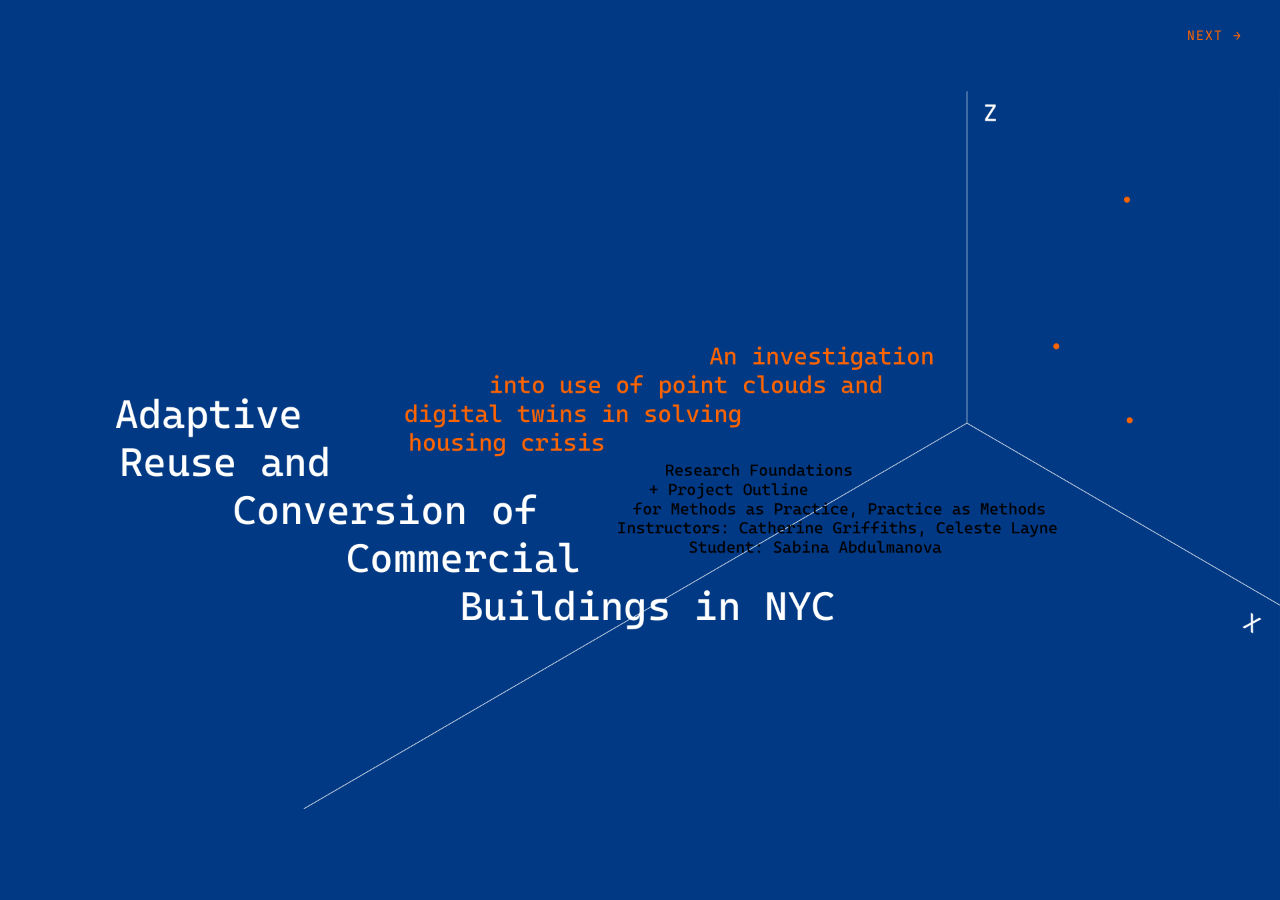
<file: index.html>
<!doctype html>
<html lang="en">
<head>
<meta charset="UTF-8" />
<meta name="viewport" content="width=device-width, initial-scale=1" />
<title>Adaptive Reuse and Conversion of Commercial Buildings in NYC</title>
<meta name="description" content="An investigation into use of point clouds and digital twins in solving housing crisis" />
<link href="https://fonts.googleapis.com/css2?family=JetBrains+Mono:wght@400;500;600&display=swap" rel="stylesheet">
<link rel="stylesheet" href="styles/main.css" />
</head>
<body>
  <div class="stage">
    <a class="cover-link" href="directions.html" aria-label="Enter site">
      <img class="bg" src="assets/cover.png" alt="Adaptive Reuse and Conversion of Commercial Buildings in NYC — title page" />
    </a>
    <a class="next-link action-mark-host" href="directions.html">
      <span class="action-mark-group"><span class="action-mark"></span></span>
      <span class="action-mark-text">Next &rarr;</span>
    </a>
  </div>
</body>
</html>
</file>
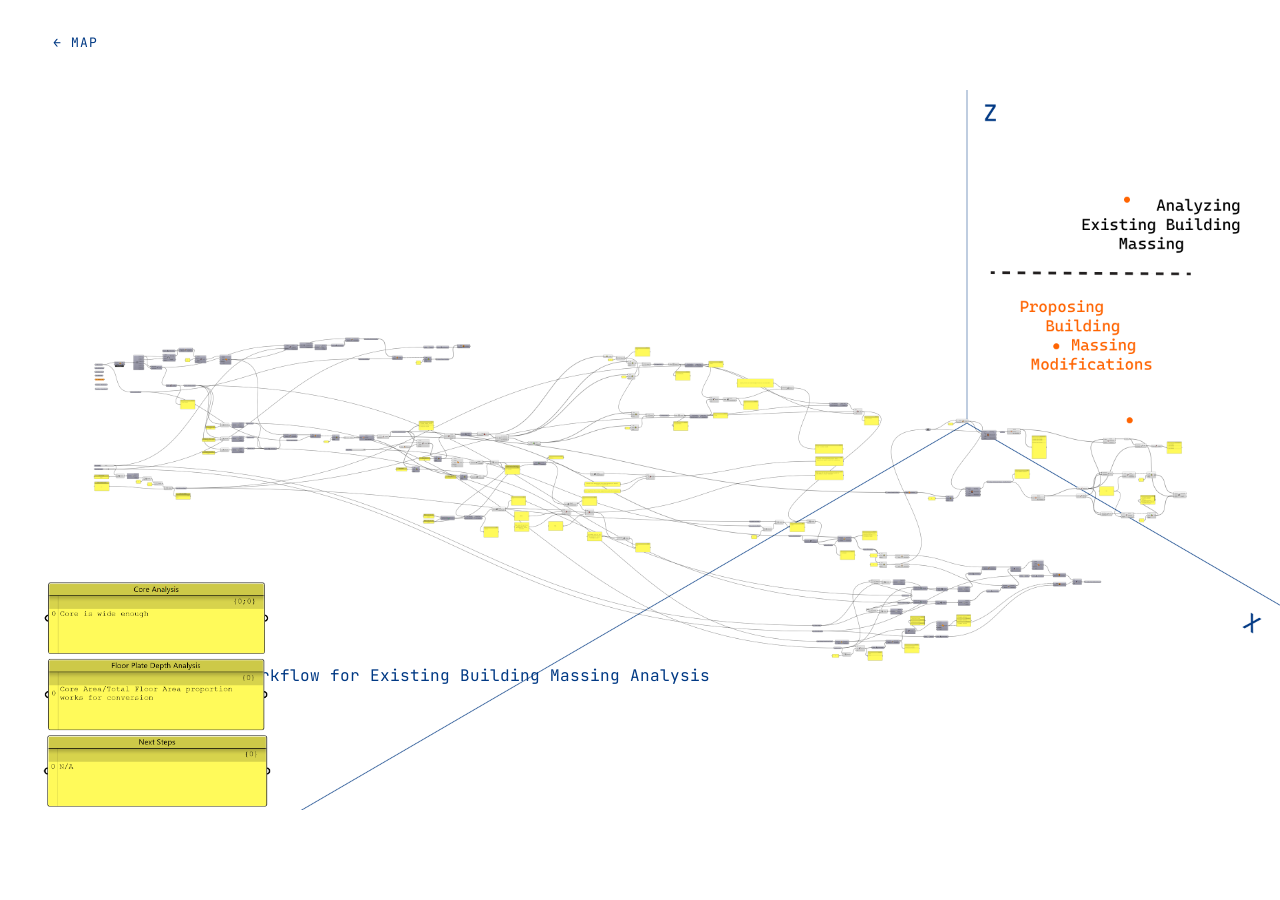
<file: analyzing-existing-building-massing.html>
<!doctype html>
<html lang="en">

<head>
    <meta charset="UTF-8" />

    <meta
        name="viewport"
        content="width=device-width, initial-scale=1"
    />

    <title>
        Analyzing Existing Building Massing
    </title>

    <link
        href="https://fonts.googleapis.com/css2?family=JetBrains+Mono:wght@400;500;600&display=swap"
        rel="stylesheet"
    />

    <link
        rel="stylesheet"
        href="styles/main.css"
    />

    <link
        rel="stylesheet"
        href="styles/analyzing-existing-building-massing.css"
    />
</head>

<body>

    <!-- ==========================================
         INTRODUCTION
    =========================================== -->

    <div class="stage light massing-stage">

        <a
            class="back-link action-mark-host"
            href="directions.html"
        >
            <span class="action-mark-group">
                <span class="action-mark"></span>
            </span>

            <span class="action-mark-text">
                &larr; Map
            </span>
        </a>

        <img
            class="bg"
            src="assets/page-massing.png"
            alt="Analyzing Existing Building Massing diagram"
        />

    </div>


    <!-- ==========================================
         ANALYSIS IMAGES
    =========================================== -->

    <main
        class="massing-analysis-gallery"
        aria-label="Building massing analysis workflow and results"
    >

        <section class="massing-analysis-collage">


            <!-- ANALYSIS RESULT 01 -->

           <!-- IMAGE 02 -->

<figure class="massing-analysis-card result-card result-card--modification">

    <div class="massing-image-frame">

        <img
            src="assets/An 3.png"
            alt="Core analysis indicating that the core is wide enough and the floor plate proportion works for conversion"
        />

    </div>

    
</figure>

            <!-- GRASSHOPPER WORKFLOW -->

            <figure class="massing-analysis-card workflow-card">

                <div class="massing-image-frame massing-image-frame--dark">

                    <img
                        src="assets/massing-work.png"
                        alt="Complete Grasshopper definition for analyzing existing building massing, building core dimensions, and floor plate depth"
                    />

                </div>

                <figcaption>

                    <span class="figure-number">
                        03
                    </span>

                    <span class="figure-title">
                        Grasshopper Workflow for Existing Building Massing Analysis
                    </span>

                </figcaption>

            </figure>

        </section>

    </main>

</body>

</html>
</file>
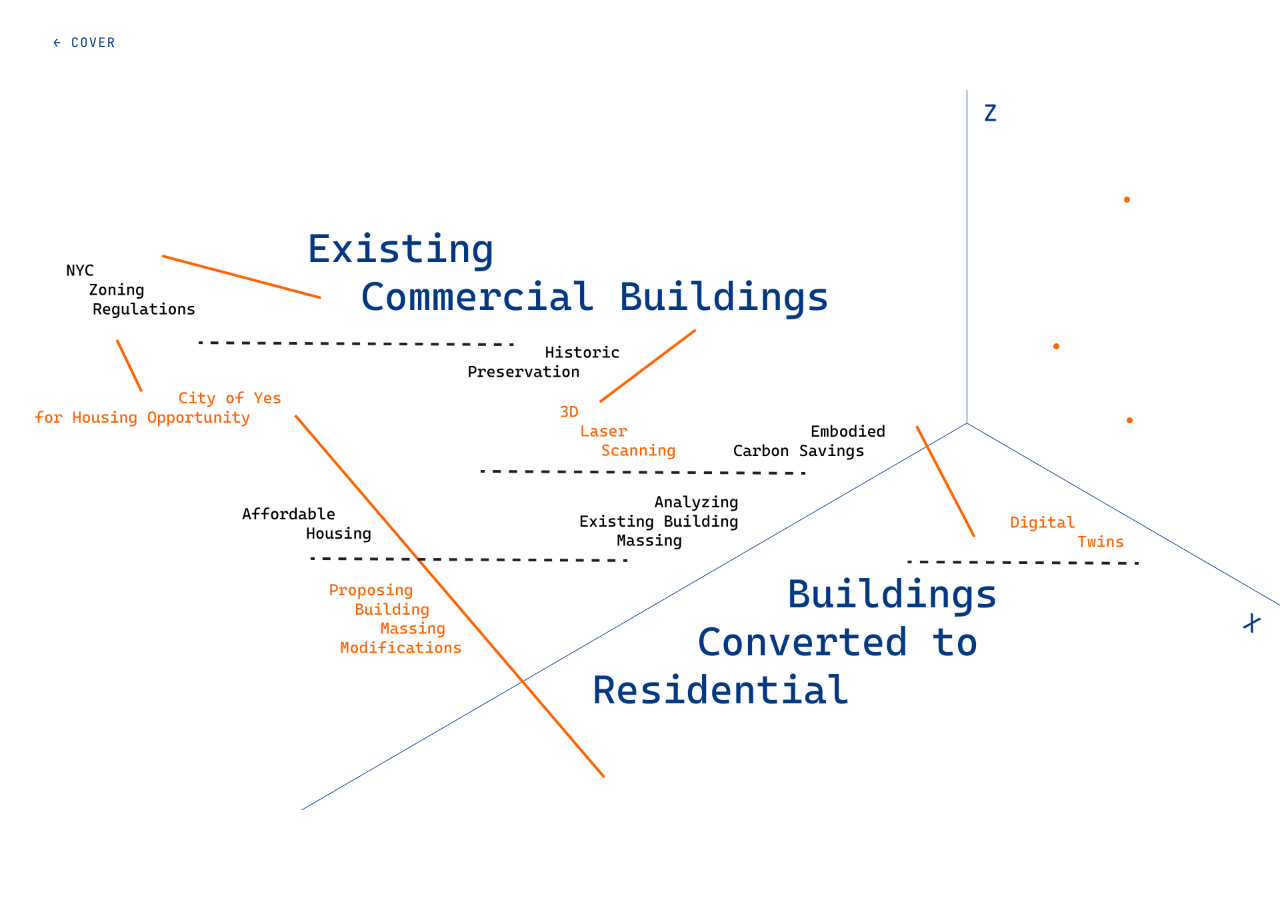
<file: directions.html>
<!doctype html>
<html lang="en">
<head>
<meta charset="UTF-8" />
<meta name="viewport" content="width=device-width, initial-scale=1" />
<title>Adaptive Reuse — Map</title>
<meta name="description" content="Select a topic to explore" />
<link href="https://fonts.googleapis.com/css2?family=JetBrains+Mono:wght@400;500;600&display=swap" rel="stylesheet">
<link rel="stylesheet" href="styles/main.css" />
</head>
<body>
  <div class="stage light">
    <a class="back-link to-cover action-mark-host" href="index.html">
      <span class="action-mark-group"><span class="action-mark"></span></span>
      <span class="action-mark-text">&larr; Cover</span>
    </a>
    <img id="map" class="bg" src="assets/mindmap.png" alt="Project mind map" />

    <!-- NYC Zoning Regulations and City of Yes Housing Opportunity -->
    <div class="mark-group">
      <a class="mark" href="zoning-overview.html" data-l="0.0494" data-t="0.2303" data-r="0.0829" data-b="0.2716" aria-label="NYC Zoning Regulations and City of Yes Housing Opportunity"></a>
      <a class="mark" href="zoning-overview.html" data-l="0.0671" data-t="0.2569" data-r="0.1226" data-b="0.2982" aria-label="NYC Zoning Regulations and City of Yes Housing Opportunity"></a>
      <a class="mark" href="zoning-overview.html" data-l="0.0703" data-t="0.2836" data-r="0.1550" data-b="0.3249" aria-label="NYC Zoning Regulations and City of Yes Housing Opportunity"></a>
      <a class="mark" href="zoning-overview.html" data-l="0.1374" data-t="0.4075" data-r="0.2295" data-b="0.4488" aria-label="NYC Zoning Regulations and City of Yes Housing Opportunity"></a>
      <a class="mark" href="zoning-overview.html" data-l="0.0251" data-t="0.4342" data-r="0.1977" data-b="0.4755" aria-label="NYC Zoning Regulations and City of Yes Housing Opportunity"></a>
    </div>

    <!-- Historic Preservation and 3D Laser Scanning -->
    <div class="mark-group">
      <a class="mark" href="historic-preservation-and-laser-scanning.html" data-l="0.4238" data-t="0.3441" data-r="0.4939" data-b="0.3854" aria-label="Historic Preservation and 3D Laser Scanning"></a>
      <a class="mark" href="historic-preservation-and-laser-scanning.html" data-l="0.3633" data-t="0.3707" data-r="0.4554" data-b="0.4120" aria-label="Historic Preservation and 3D Laser Scanning"></a>
      <a class="mark" href="historic-preservation-and-laser-scanning.html" data-l="0.4352" data-t="0.4266" data-r="0.4613" data-b="0.4679" aria-label="Historic Preservation and 3D Laser Scanning"></a>
      <a class="mark" href="historic-preservation-and-laser-scanning.html" data-l="0.4513" data-t="0.4532" data-r="0.4994" data-b="0.4945" aria-label="Historic Preservation and 3D Laser Scanning"></a>
      <a class="mark" href="historic-preservation-and-laser-scanning.html" data-l="0.4674" data-t="0.4799" data-r="0.5303" data-b="0.5212" aria-label="Historic Preservation and 3D Laser Scanning"></a>
    </div>

    <!-- Analyzing Existing Building Massing and Proposing Building Massing Modifications -->
    <div class="mark-group">
      <a class="mark" href="analyzing-existing-building-massing.html" data-l="0.5091" data-t="0.5519" data-r="0.5865" data-b="0.5932" aria-label="Analyzing Existing Building Massing and Proposing Building Massing Modifications"></a>
      <a class="mark" href="analyzing-existing-building-massing.html" data-l="0.4505" data-t="0.5786" data-r="0.5866" data-b="0.6199" aria-label="Analyzing Existing Building Massing and Proposing Building Massing Modifications"></a>
      <a class="mark" href="analyzing-existing-building-massing.html" data-l="0.4798" data-t="0.6053" data-r="0.5352" data-b="0.6466" aria-label="Analyzing Existing Building Massing and Proposing Building Massing Modifications"></a>
      <a class="mark" href="analyzing-existing-building-massing.html" data-l="0.2549" data-t="0.6741" data-r="0.3324" data-b="0.7154" aria-label="Analyzing Existing Building Massing and Proposing Building Massing Modifications"></a>
      <a class="mark" href="analyzing-existing-building-massing.html" data-l="0.2749" data-t="0.7007" data-r="0.3451" data-b="0.7420" aria-label="Analyzing Existing Building Massing and Proposing Building Massing Modifications"></a>
      <a class="mark" href="analyzing-existing-building-massing.html" data-l="0.2949" data-t="0.7274" data-r="0.3577" data-b="0.7687" aria-label="Analyzing Existing Building Massing and Proposing Building Massing Modifications"></a>
      <a class="mark" href="analyzing-existing-building-massing.html" data-l="0.2636" data-t="0.7541" data-r="0.3631" data-b="0.7954" aria-label="Analyzing Existing Building Massing and Proposing Building Massing Modifications"></a>
    </div>
  </div>

  <script src="javascript/main.js"></script>
  <script>
    const img = document.getElementById('map');
    const markEls = Array.from(document.querySelectorAll('.mark')).map(el => ({
      el,
      rect: {
        left: parseFloat(el.dataset.l),
        top: parseFloat(el.dataset.t),
        right: parseFloat(el.dataset.r),
        bottom: parseFloat(el.dataset.b),
      }
    }));
    fitHotspots(img, markEls);

    document.querySelectorAll('.mark-group').forEach((group) => {
      const setHighlighted = (on) => group.classList.toggle('group-hover', on);
      group.querySelectorAll('.mark').forEach((el) => {
        el.addEventListener('mouseenter', () => setHighlighted(true));
        el.addEventListener('mouseleave', () => setHighlighted(false));
        el.addEventListener('focus', () => setHighlighted(true));
        el.addEventListener('blur', () => setHighlighted(false));
      });
    });
  </script>
</body>
</html>
</file>
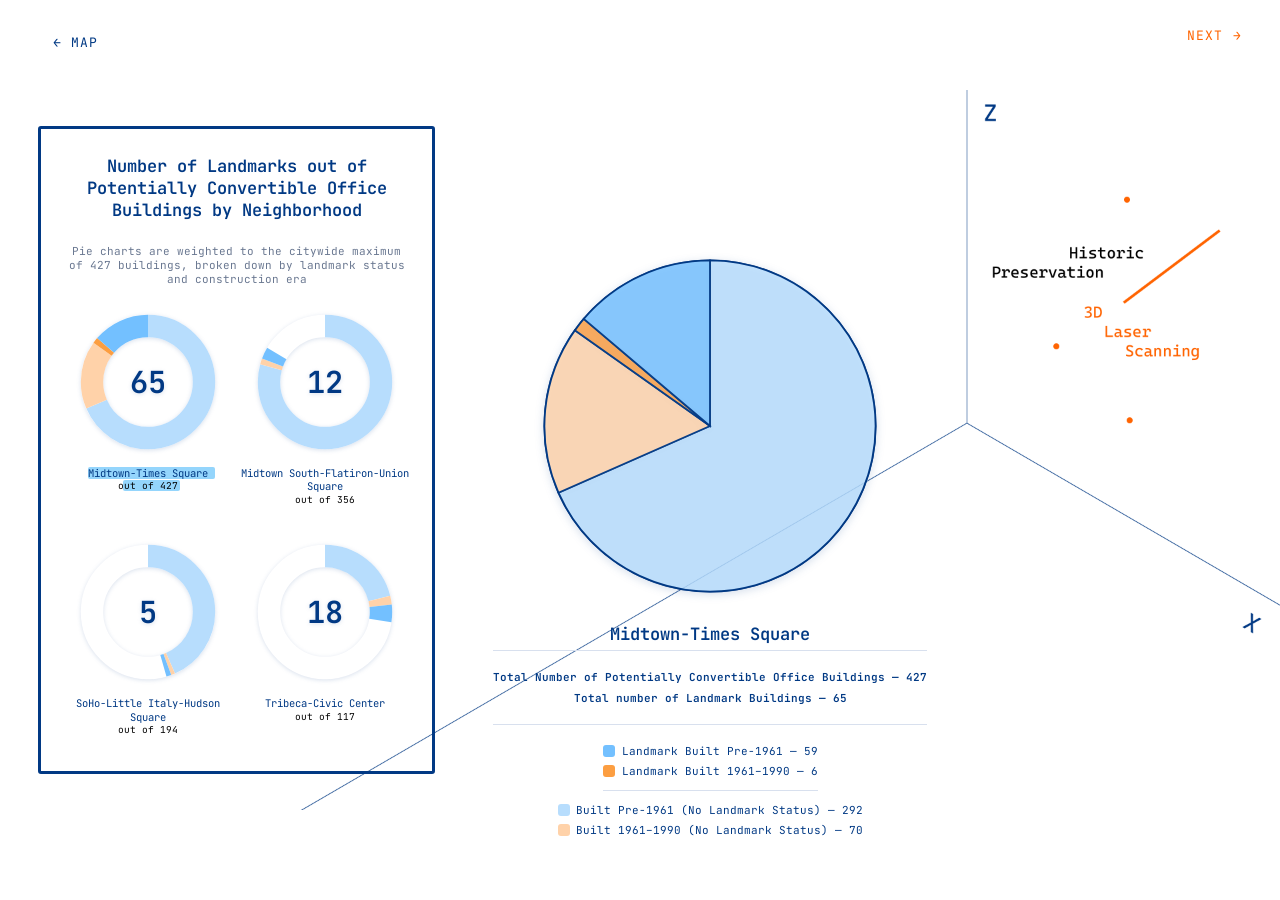
<file: historic-preservation-and-laser-scanning.html>
<!doctype html>
<html lang="en">
<head>
<meta charset="UTF-8" />
<meta name="viewport" content="width=device-width, initial-scale=1" />
<title>Historic Preservation and 3D Laser Scanning</title>
<link href="https://fonts.googleapis.com/css2?family=JetBrains+Mono:wght@400;500;600&display=swap" rel="stylesheet">
<link rel="stylesheet" href="styles/main.css" />
</head>
<body>
  <div class="stage light">
    <a class="back-link action-mark-host" href="directions.html">
      <span class="action-mark-group"><span class="action-mark"></span></span>
      <span class="action-mark-text">&larr; Map</span>
    </a>
    <a class="next-link action-mark-host" href="historic-preservation-detail.html">
      <span class="action-mark-group"><span class="action-mark"></span></span>
      <span class="action-mark-text">Next &rarr;</span>
    </a>
    <img id="bg" class="bg" src="assets/page-historic-preservation.png" alt="Historic Preservation and 3D Laser Scanning" />
    <div id="chart-window" class="map-window chart-window" data-l="0.03" data-t="0.05" data-r="0.34" data-b="0.95">
      <div class="chart-window-inner">
        <h1 class="chart-title">Number of Landmarks out of<br>
          Potentially Convertible Office Buildings by Neighborhood</h1>
          <p class="chart-subtitle">Pie charts are weighted to the citywide maximum of 427 buildings, broken down by landmark status and construction era</p>
        <div id="pie-grid" class="pie-grid"></div>
      </div>
    </div>
    <div id="detail-window" class="detail-window" data-l="0.36" data-t="0.05" data-r="0.75" data-b="0.95">
      <div id="detail-view" class="detail-view">
        <p class="detail-placeholder">Click a neighborhood to see its breakdown</p>
        <div id="chart-legend" class="chart-legend"></div>
      </div>
    </div>
  </div>

  <script src="javascript/main.js"></script>
  <script>
    const bg = document.getElementById('bg');
    const chartWindow = document.getElementById('chart-window');
    const detailWindow = document.getElementById('detail-window');
    fitHotspots(bg, [chartWindow, detailWindow].map((el) => ({
      el,
      rect: {
        left: parseFloat(el.dataset.l),
        top: parseFloat(el.dataset.t),
        right: parseFloat(el.dataset.r),
        bottom: parseFloat(el.dataset.b),
      },
    })));

    const CITYWIDE_MAX = 427;
    const COLORS = { pre61Other: '#B7DDFD', y6190Other: '#FFD2A9', y6190Landmark: '#FC9E41', pre61Landmark: '#73C0FF' };
    const NEIGHBORHOODS = [
      { name: 'Midtown-Times Square', pre61Landmark: 13.8, y6190Landmark: 1.4, y6190Other: 16.4, pre61Other: 68.4, total: 427 },
      { name: 'Midtown South-Flatiron-Union Square', pre61Landmark: 3.4, y6190Landmark: 0.0, y6190Other: 1.7, pre61Other: 94.9, total: 356 },
      { name: 'SoHo-Little Italy-Hudson Square', pre61Landmark: 2.6, y6190Landmark: 0.0, y6190Other: 2.1, pre61Other: 95.4, total: 194 },
      { name: 'Tribeca-Civic Center', pre61Landmark: 15.4, y6190Landmark: 0.0, y6190Other: 7.7, pre61Other: 76.9, total: 117 },
      { name: 'Financial District-Battery Park City', pre61Landmark: 18.9, y6190Landmark: 1.8, y6190Other: 22.5, pre61Other: 56.8, total: 111 },
      { name: 'Chelsea-Hudson Yards', pre61Landmark: 0.0, y6190Landmark: 0.0, y6190Other: 0.0, pre61Other: 100.0, total: 102 },
      { name: 'East Midtown-Turtle Bay', pre61Landmark: 6.8, y6190Landmark: 2.3, y6190Other: 39.8, pre61Other: 51.1, total: 88 },
      { name: 'Chinatown-Two Bridges', pre61Landmark: 1.3, y6190Landmark: 0.0, y6190Other: 5.1, pre61Other: 93.6, total: 78 },
      { name: 'Greenwich Village', pre61Landmark: 16.9, y6190Landmark: 0.0, y6190Other: 0.0, pre61Other: 83.1, total: 77 },
      { name: 'Murray Hill-Kips Bay', pre61Landmark: 5.4, y6190Landmark: 1.8, y6190Other: 21.4, pre61Other: 71.4, total: 56 },
      { name: 'Upper East Side-Carnegie Hill', pre61Landmark: 1.9, y6190Landmark: 0.0, y6190Other: 9.3, pre61Other: 88.9, total: 54 },
      { name: 'Gramercy', pre61Landmark: 4.3, y6190Landmark: 0.0, y6190Other: 0.0, pre61Other: 95.7, total: 47 },
      { name: "Hell's Kitchen", pre61Landmark: 5.1, y6190Landmark: 0.0, y6190Other: 10.3, pre61Other: 84.6, total: 39 },
      { name: 'West Village', pre61Landmark: 2.7, y6190Landmark: 0.0, y6190Other: 0.0, pre61Other: 97.3, total: 37 },
      { name: 'Lower East Side', pre61Landmark: 0.0, y6190Landmark: 0.0, y6190Other: 9.1, pre61Other: 90.9, total: 22 },
      { name: 'East Harlem (North)', pre61Landmark: 5.0, y6190Landmark: 0.0, y6190Other: 0.0, pre61Other: 95.0, total: 20 },
      { name: 'Harlem (South)', pre61Landmark: 5.3, y6190Landmark: 0.0, y6190Other: 26.3, pre61Other: 68.4, total: 19 },
      { name: 'Upper West Side-Lincoln Square', pre61Landmark: 7.1, y6190Landmark: 0.0, y6190Other: 0.0, pre61Other: 92.9, total: 14 },
      { name: 'Manhattanville-West Harlem', pre61Landmark: 0.0, y6190Landmark: 0.0, y6190Other: 23.1, pre61Other: 76.9, total: 13 },
      { name: 'Upper East Side-Lenox Hill-Roosevelt Island', pre61Landmark: 0.0, y6190Landmark: 0.0, y6190Other: 16.7, pre61Other: 83.3, total: 12 },
      { name: 'Upper East Side-Yorkville', pre61Landmark: 0.0, y6190Landmark: 0.0, y6190Other: 27.3, pre61Other: 72.7, total: 11 },
      { name: 'Washington Heights (South)', pre61Landmark: 0.0, y6190Landmark: 0.0, y6190Other: 0.0, pre61Other: 100.0, total: 6 },
      { name: 'East Village', pre61Landmark: 0.0, y6190Landmark: 0.0, y6190Other: 0.0, pre61Other: 100.0, total: 6 },
      { name: 'Upper West Side (Central)', pre61Landmark: 0.0, y6190Landmark: 0.0, y6190Other: 0.0, pre61Other: 100.0, total: 5 },
      { name: 'Inwood', pre61Landmark: 0.0, y6190Landmark: 0.0, y6190Other: 0.0, pre61Other: 100.0, total: 4 },
      { name: 'Washington Heights (North)', pre61Landmark: 0.0, y6190Landmark: 0.0, y6190Other: 0.0, pre61Other: 100.0, total: 2 },
      { name: 'East Harlem (South)', pre61Landmark: 0.0, y6190Landmark: 0.0, y6190Other: 0.0, pre61Other: 100.0, total: 2 },
      { name: 'Harlem (North)', pre61Landmark: 0.0, y6190Landmark: 0.0, y6190Other: 0.0, pre61Other: 100.0, total: 1 },
      { name: 'The Battery-Governors Island-Ellis Island-Liberty Island', pre61Landmark: 0.0, y6190Landmark: 0.0, y6190Other: 0.0, pre61Other: 100.0, total: 1 },
    ];

    const R = 35;
    const CIRC = 2 * Math.PI * R;

    function arc(lengthPct, offsetPct, color, name, pct, cnt) {
      const len = (lengthPct / 100) * CIRC;
      return `<circle class="pie-seg" cx="50" cy="50" r="${R}" fill="none" stroke="${color}"
        stroke-width="14" stroke-dasharray="${len} ${CIRC - len}" stroke-dashoffset="${-(offsetPct / 100) * CIRC}"
        data-name="${name}" data-pct="${pct}" data-count="${cnt}">
        <title>${name}: ${pct}% (${cnt} bldgs)</title>
      </circle>`;
    }

    // kept small enough that the 1.08x "exploded" scale (see .pie-seg.exploded)
    // never pushes a wedge past the svg's own 100x100 viewBox — an ancestor
    // (.detail-view) has overflow-y:auto, which per the CSS overflow spec
    // forces its overflow-x to compute as auto too, clipping anything that
    // relies on `overflow: visible` to bleed past its own box.
    const PIE_R = 45;
    function polarPoint(angleDeg) {
      // no -90 shift here: wedge() output is wrapped in the same
      // `rotate(-90 50 50)` group as the ring arcs, which already
      // rotates the start point from 3 o'clock to 12 o'clock.
      const a = angleDeg * Math.PI / 180;
      return { x: 50 + PIE_R * Math.cos(a), y: 50 + PIE_R * Math.sin(a) };
    }

    function wedge(lengthPct, offsetPct, color, name, pct, cnt) {
      if (lengthPct <= 0) return '';
      const startAngle = (offsetPct / 100) * 360;
      const endAngle = ((offsetPct + lengthPct) / 100) * 360;
      const start = polarPoint(startAngle);
      const end = polarPoint(endAngle);
      const largeArc = endAngle - startAngle > 180 ? 1 : 0;
      const d = `M 50 50 L ${start.x} ${start.y} A ${PIE_R} ${PIE_R} 0 ${largeArc} 1 ${end.x} ${end.y} Z`;
      return `<path class="pie-seg pie-wedge" d="${d}" fill="${color}" stroke="#013984" stroke-width="0.5"
        data-name="${name}" data-pct="${pct}" data-count="${cnt}">
        <title>${name}: ${pct}% (${cnt} bldgs)</title>
      </path>`;
    }

    function count(pct, total) {
      return Math.round((pct / 100) * total);
    }

    function landmarksTotal(n) {
      return count(n.pre61Landmark, n.total) + count(n.y6190Landmark, n.total);
    }

    function donutMarkup(n, size, showTotal, asPie) {
      const scale = n.total / CITYWIDE_MAX;
      const lenD = n.pre61Other * scale;
      const lenC = n.y6190Other * scale;
      const lenB = n.y6190Landmark * scale;
      const lenA = n.pre61Landmark * scale;
      let cursor = 0;
      const parts = [
        [lenD, COLORS.pre61Other, 'Pre-1961 Other', n.pre61Other],
        [lenC, COLORS.y6190Other, '1961–1990 Other', n.y6190Other],
        [lenB, COLORS.y6190Landmark, '1961–1990 Landmark', n.y6190Landmark],
        [lenA, COLORS.pre61Landmark, 'Pre-1961 Landmark', n.pre61Landmark],
      ];
      const segs = parts.map(([len, color, name, pct]) => {
        const el = asPie
          ? wedge(len, cursor, color, name, pct, count(pct, n.total))
          : (len > 0 ? arc(len, cursor, color, name, pct, count(pct, n.total)) : '');
        cursor += len;
        return el;
      }).join('');
      const background = asPie
        ? '<circle cx="50" cy="50" r="' + PIE_R + '" fill="none" stroke="#013984" stroke-width="0.5"></circle>'
        : '<circle cx="50" cy="50" r="' + R + '" fill="none" stroke="#ffffff" stroke-width="14"></circle>';
      return `
        <div class="pie-chart-wrap" style="max-width:${size}px">
          <svg class="pie-chart" style="max-width:${size}px" viewBox="0 0 100 100">
            ${background}
            <g transform="rotate(-90 50 50)">${segs}</g>
            ${showTotal ? `<text x="50" y="50" class="pie-total" text-anchor="middle" dominant-baseline="central">${landmarksTotal(n)}</text>` : ''}
          </svg>
        </div>`;
    }

    function setCellHighlighted(cell, on) {
      cell.querySelectorAll('.pie-mark-group').forEach((g) => g.classList.toggle('group-hover', on));
    }

    function totalRowMarkup(n) {
      return `
        <div class="legend-total-block">
          <div class="legend-total-line pie-mark-host">
            <span class="pie-mark-group"></span>
            <span class="pie-mark-text">Total Number of Potentially Convertible Office Buildings &mdash; ${n.total}</span>
          </div>
          <div class="legend-total-line pie-mark-host">
            <span class="pie-mark-group"></span>
            <span class="pie-mark-text">Total number of Landmark Buildings &mdash; ${landmarksTotal(n)}</span>
          </div>
        </div>`;
    }

    function legendMarkup(n) {
      const rows = [
        ['Pre-1961 Landmark', COLORS.pre61Landmark, 'Landmark Built Pre-1961', count(n.pre61Landmark, n.total)],
        ['1961–1990 Landmark', COLORS.y6190Landmark, 'Landmark Built 1961–1990', count(n.y6190Landmark, n.total)],
        ['Pre-1961 Other', COLORS.pre61Other, 'Built Pre-1961 (No Landmark Status)', count(n.pre61Other, n.total)],
        ['1961–1990 Other', COLORS.y6190Other, 'Built 1961–1990 (No Landmark Status)', count(n.y6190Other, n.total)],
      ];
      return rows.map(([name, color, title, cnt], i) => `
        <div class="legend-row${i === 1 ? ' legend-row-break' : ''}" data-name="${name}">
          <i style="background:${color}"></i>
          <span class="legend-text pie-mark-host">
            <span class="pie-mark-group"></span>
            <span class="pie-mark-text">${title} &mdash; ${cnt}</span>
          </span>
        </div>`).join('');
    }

    const detailView = document.getElementById('detail-view');
    function showDetail(n, cellEl) {
      document.querySelectorAll('.pie-cell.selected').forEach((el) => {
        el.classList.remove('selected');
        setCellHighlighted(el, el.matches(':hover'));
      });
      if (cellEl) {
        cellEl.classList.add('selected');
        setCellHighlighted(cellEl, true);
      }
      detailView.innerHTML = `
        <div class="detail-donut">${donutMarkup(n, 368, false, true)}</div>
        <h2 class="detail-name">${n.name}</h2>
        ${totalRowMarkup(n)}
        <div id="chart-legend" class="chart-legend">${legendMarkup(n)}</div>`;
      detailView.querySelectorAll('.pie-mark-host').forEach(buildTextMarks);
    }

    detailView.addEventListener('click', (e) => {
      const seg = e.target.closest('.pie-seg');
      if (!seg) return;
      detailView.querySelectorAll('.pie-seg.exploded').forEach((s) => s.classList.remove('exploded'));
      seg.classList.add('exploded');
      detailView.querySelectorAll('.legend-row').forEach((row) => {
        const on = row.dataset.name === seg.dataset.name;
        row.querySelectorAll('.pie-mark-group').forEach((g) => g.classList.toggle('group-hover', on));
      });
    });

    const grid = document.getElementById('pie-grid');
    grid.innerHTML = NEIGHBORHOODS.map((n, i) => `
        <div class="pie-cell" data-index="${i}">
          ${donutMarkup(n, 160, true)}
          <div class="pie-caption">
            <div class="pie-label pie-mark-host"><div class="pie-mark-group"></div><span class="pie-mark-text">${n.name}</span></div>
            <div class="pie-landmarks pie-mark-host"><div class="pie-mark-group"></div><span class="pie-mark-text">out of ${n.total}</span></div>
          </div>
        </div>`).join('');

    function buildTextMarks(host) {
      const target = host.querySelector('.pie-mark-text');
      const group = host.querySelector('.pie-mark-group');
      const range = document.createRange();
      range.selectNodeContents(target);
      const groupRect = group.getBoundingClientRect();
      Array.from(range.getClientRects()).forEach((r) => {
        const mark = document.createElement('div');
        mark.className = 'pie-mark';
        mark.style.left = (r.left - groupRect.left) + 'px';
        mark.style.top = (r.top - groupRect.top) + 'px';
        mark.style.width = r.width + 'px';
        mark.style.height = r.height + 'px';
        group.appendChild(mark);
      });
    }
    grid.querySelectorAll('.pie-mark-host').forEach(buildTextMarks);

    grid.querySelectorAll('.pie-cell').forEach((cell) => {
      cell.addEventListener('mouseenter', () => setCellHighlighted(cell, true));
      cell.addEventListener('mouseleave', () => setCellHighlighted(cell, cell.classList.contains('selected')));
      cell.addEventListener('click', () => showDetail(NEIGHBORHOODS[+cell.dataset.index], cell));
    });

    showDetail(NEIGHBORHOODS[0], grid.querySelector('.pie-cell'));
  </script>
</body>
</html>
</file>
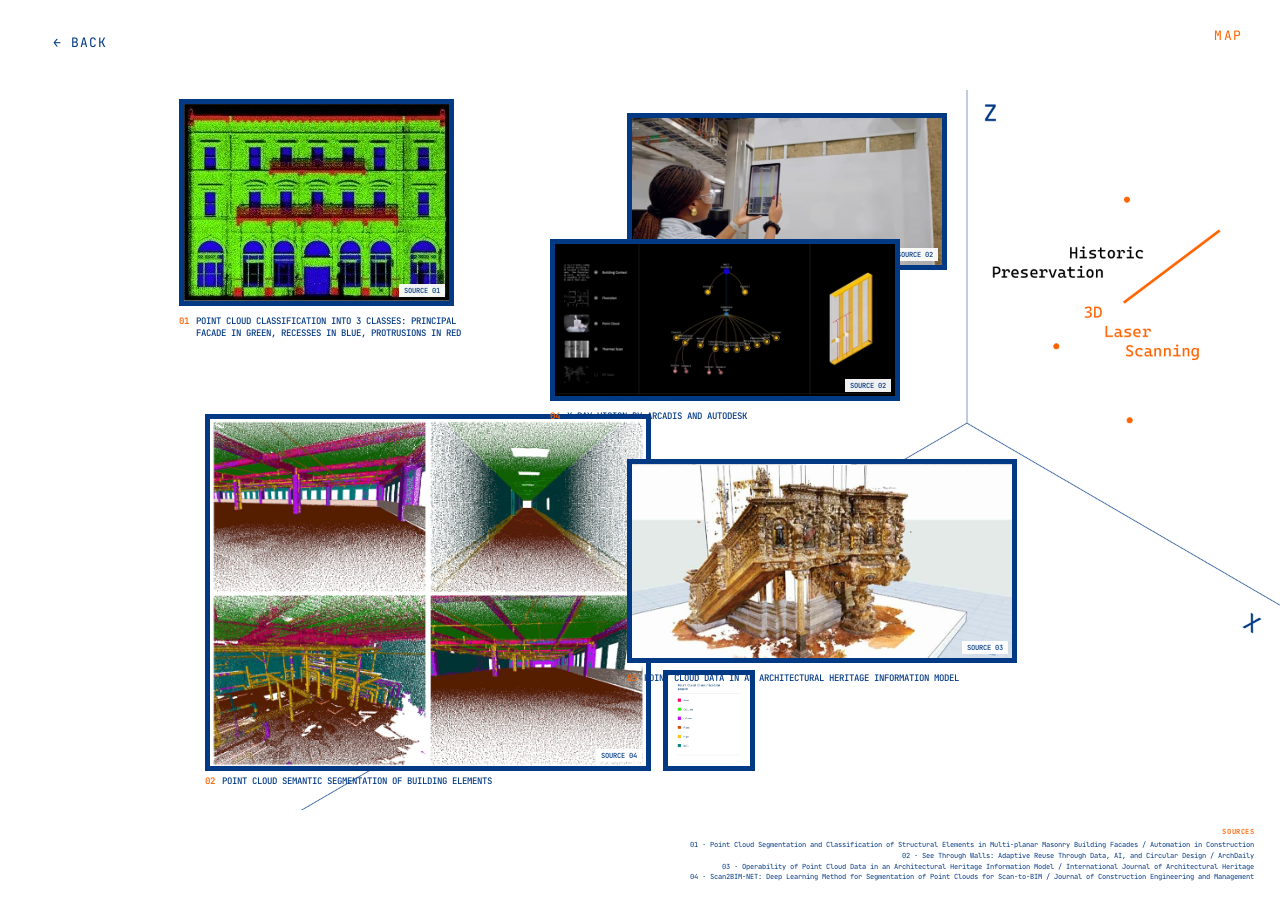
<file: historic-preservation-detail.html>
<!doctype html>
<html lang="en">

<head>
    <meta charset="UTF-8" />

    <meta
        name="viewport"
        content="width=device-width, initial-scale=1"
    />

    <title>
        Historic Preservation and 3D Laser Scanning
    </title>

    <link
        href="https://fonts.googleapis.com/css2?family=JetBrains+Mono:wght@400;500;600&display=swap"
        rel="stylesheet"
    />

    <link
        rel="stylesheet"
        href="styles/main.css"
    />

    <link
        rel="stylesheet"
        href="styles/historic-preservation-detail.css"
    />
</head>

<body>

    <div class="stage light historic-detail-stage">

        <!-- ==========================================
             NAVIGATION
        =========================================== -->

        <a
            class="back-link action-mark-host"
            href="historic-preservation-and-laser-scanning.html"
        >
            <span class="action-mark-group">
                <span class="action-mark"></span>
            </span>

            <span class="action-mark-text">
                &larr; Back
            </span>
        </a>


        <a
            class="next-link action-mark-host"
            href="directions.html"
        >
            <span class="action-mark-group">
                <span class="action-mark"></span>
            </span>

            <span class="action-mark-text">
                Map
            </span>
        </a>


        <!-- ==========================================
             BACKGROUND
        =========================================== -->

        <img
            class="bg"
            src="assets/page-historic-preservation.png"
            alt="Historic Preservation and 3D Laser Scanning diagram"
        />


        <!-- ==========================================
             IMAGE COLLAGE
        =========================================== -->

        <main
            class="preservation-gallery"
            aria-label="Historic preservation and laser scanning precedents"
        >

            <section class="preservation-collage">


                <!-- ==========================================
                     IMAGE 01
                     SOURCE 01
                =========================================== -->

                <figure class="preservation-card card-01">

                    <div class="preservation-image-frame">

                        <img
                            src="assets/1-s2.0-S0926580518310252-gr3 - Copy.jpg"
                            alt="Point cloud classification showing the principal facade in green, recesses in blue, and protrusions in red"
                        />

                        <a
                            class="image-source"
                            href="https://www.sciencedirect.com/science/article/pii/S0926580518310252"
                            target="_blank"
                            rel="noopener noreferrer"
                        >
                            SOURCE 01
                        </a>

                    </div>

                    <figcaption>

                        <span class="figure-number">
                            01
                        </span>

                        <span class="figure-title">
                            Point Cloud Classification into 3 Classes:
                            Principal Facade in Green, Recesses in Blue,
                            Protrusions in Red
                        </span>

                    </figcaption>

                </figure>


                <!-- ==========================================
                     IMAGE 02 + LEGEND
                     SOURCE 04
                =========================================== -->

                <figure class="preservation-card card-02">

                    <div class="image-and-legend">

                        <div class="preservation-image-frame">

                            <img
                                src="assets/Labeling.jpg"
                                alt="Point cloud semantic segmentation showing classified interior building elements"
                            />

                            <a
                                class="image-source"
                                href="https://ascelibrary.org/doi/full/10.1061/(ASCE)CO.1943-7862.0002132"
                                target="_blank"
                                rel="noopener noreferrer"
                            >
                                SOURCE 04
                            </a>

                        </div>


                        <div class="classification-legend">

                            <img
                                src="assets/point-cloud-classification-legend.png"
                                alt="Point cloud classification legend showing beam, ceiling, column, floor, pipe, and wall"
                            />

                        </div>

                    </div>

                    <figcaption>

                        <span class="figure-number">
                            02
                        </span>

                        <span class="figure-title">
                            Point Cloud Semantic Segmentation of Building Elements
                        </span>

                    </figcaption>

                </figure>


                <!-- ==========================================
                     IMAGE 03
                     SOURCE 02
                =========================================== -->

                <figure class="preservation-card card-03">

                    <div class="preservation-image-frame">

                        <img
                            src="assets/see-through-walls-adaptive-reuse-through-data-ai-and-circular-design_3.jpg"
                            alt="X-ray Vision by Arcadis and Autodesk showing on-site building scanning"
                        />

                        <a
                            class="image-source"
                            href="https://www.archdaily.com/1035859/see-through-walls-adaptive-reuse-through-data-ai-and-circular-design"
                            target="_blank"
                            rel="noopener noreferrer"
                        >
                            SOURCE 02
                        </a>

                    </div>

                    <figcaption>

                        <span class="figure-number">
                            03
                        </span>

                        <span class="figure-title">
                            X-ray Vision by Arcadis and Autodesk
                        </span>

                    </figcaption>

                </figure>


                <!-- ==========================================
                     IMAGE 04
                     SOURCE 02
                =========================================== -->

                <figure class="preservation-card card-04">

                    <div class="preservation-image-frame">

                        <img
                            src="assets/see-through-walls-adaptive-reuse-through-data-ai-and-circular-design_4.jpg"
                            alt="X-ray Vision by Arcadis and Autodesk showing combined building data and inferred wall systems"
                        />

                        <a
                            class="image-source"
                            href="https://www.archdaily.com/1035859/see-through-walls-adaptive-reuse-through-data-ai-and-circular-design"
                            target="_blank"
                            rel="noopener noreferrer"
                        >
                            SOURCE 02
                        </a>

                    </div>

                    <figcaption>

                        <span class="figure-number">
                            04
                        </span>

                        <span class="figure-title">
                            X-ray Vision by Arcadis and Autodesk
                        </span>

                    </figcaption>

                </figure>


                <!-- ==========================================
                     IMAGE 05
                     SOURCE 03
                =========================================== -->

                <figure class="preservation-card card-05">

                    <div class="preservation-image-frame">

                        <img
                            src="assets/uarc_a_1900951_f0001_oc.jpg"
                            alt="Architectural heritage information model generated from point cloud data"
                        />

                        <a
                            class="image-source"
                            href="https://www.tandfonline.com/doi/full/10.1080/15583058.2021.1900951"
                            target="_blank"
                            rel="noopener noreferrer"
                        >
                            SOURCE 03
                        </a>

                    </div>

                    <figcaption>

                        <span class="figure-number">
                            05
                        </span>

                        <span class="figure-title">
                            Point Cloud Data in an Architectural Heritage
                            Information Model
                        </span>

                    </figcaption>

                </figure>

            </section>

        </main>


        <!-- ==========================================
             SOURCES
        =========================================== -->

        <aside class="source-index" aria-label="Image sources">

    <span class="source-index-title">
        SOURCES
    </span>

    <a
        href="https://www.sciencedirect.com/science/article/pii/S0926580518310252"
        target="_blank"
        rel="noopener noreferrer"
    >
        01 · Point Cloud Segmentation and Classification of Structural Elements in Multi-planar Masonry Building Facades / Automation in Construction
    </a>

    <a
        href="https://www.archdaily.com/1035859/see-through-walls-adaptive-reuse-through-data-ai-and-circular-design"
        target="_blank"
        rel="noopener noreferrer"
    >
        02 · See Through Walls: Adaptive Reuse Through Data, AI, and Circular Design / ArchDaily
    </a>

    <a
        href="https://www.tandfonline.com/doi/full/10.1080/15583058.2021.1900951"
        target="_blank"
        rel="noopener noreferrer"
    >
        03 · Operability of Point Cloud Data in an Architectural Heritage Information Model / International Journal of Architectural Heritage
    </a>

    <a
        href="https://ascelibrary.org/doi/full/10.1061/(ASCE)CO.1943-7862.0002132"
        target="_blank"
        rel="noopener noreferrer"
    >
        04 · Scan2BIM-NET: Deep Learning Method for Segmentation of Point Clouds for Scan-to-BIM / Journal of Construction Engineering and Management
    </a>

</aside>

    </div>


    <script src="javascript/main.js"></script>

</body>

</html>
</file>
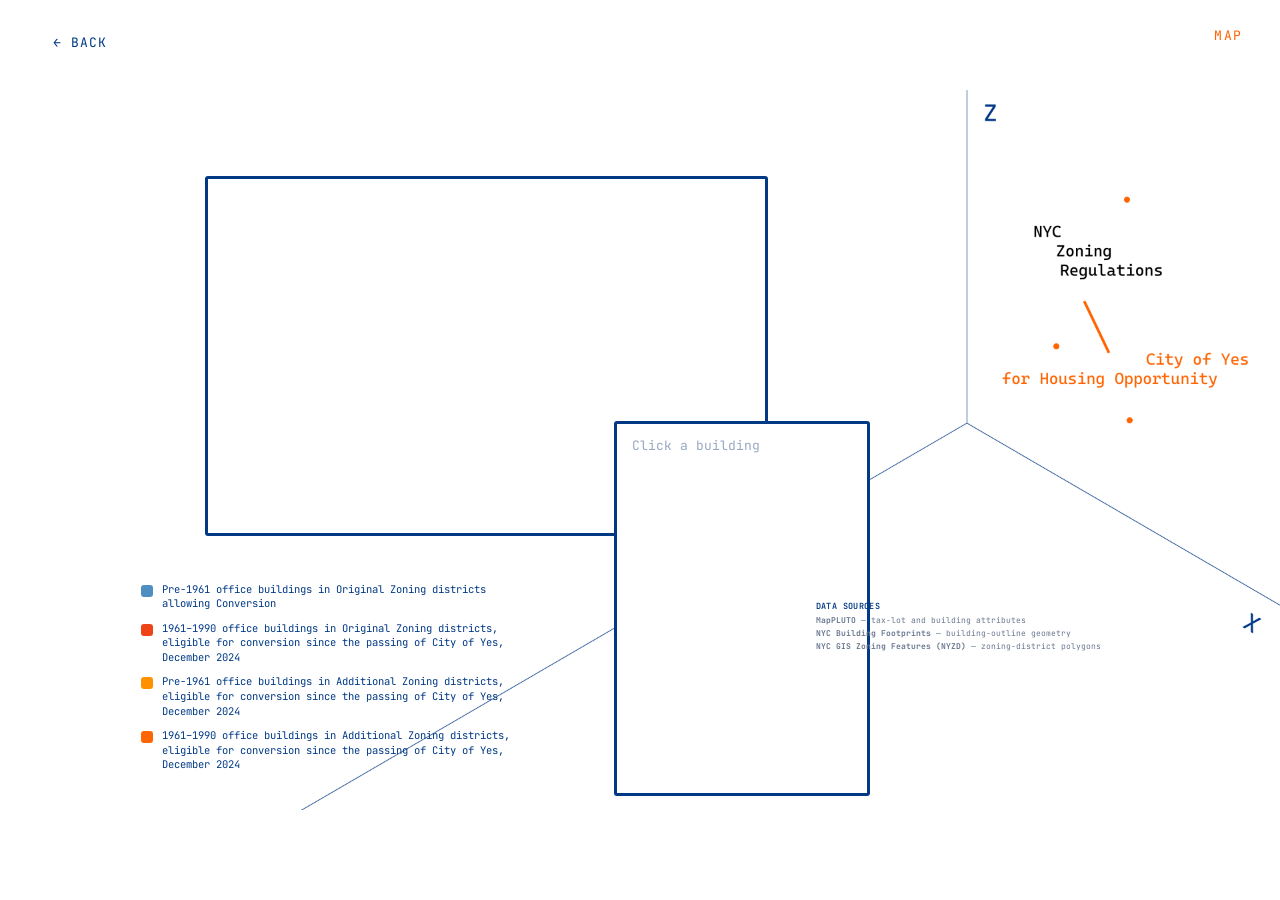
<file: zoning-and-massing-modifications.html>
<!doctype html>
<html lang="en">
<head>
<meta charset="UTF-8" />
<meta name="viewport" content="width=device-width, initial-scale=1" />
<title>NYC Zoning Regulations &amp; City of Yes Housing Opportunity</title>
<link href="https://fonts.googleapis.com/css2?family=JetBrains+Mono:wght@400;500;600&display=swap" rel="stylesheet">
<link rel="stylesheet" href="styles/main.css" />
<link href="https://api.mapbox.com/mapbox-gl-js/v3.9.0/mapbox-gl.css" rel="stylesheet" />
<script src="https://api.mapbox.com/mapbox-gl-js/v3.9.0/mapbox-gl.js"></script>
<style>
  /* this page scrolls past the fixed-viewport stage to reveal the image gallery below */
  html, body { overflow: auto; }
</style>
</head>
<body>
  <div class="stage light">
    <a class="back-link action-mark-host" href="zoning-overview.html">
      <span class="action-mark-group"><span class="action-mark"></span></span>
      <span class="action-mark-text">&larr; Back</span>
    </a>
    <a class="next-link action-mark-host" href="directions.html">
      <span class="action-mark-group"><span class="action-mark"></span></span>
      <span class="action-mark-text">Map</span>
    </a>
    <img id="bg" class="bg" src="assets/page-zoning.png" alt="NYC Zoning Regulations & City of Yes Housing Opportunity and Proposing Building Massing Modifications" />
    <div id="map" class="map-window" data-l="0.16" data-t="0.12" data-r="0.60" data-b="0.62"></div>
    <div id="building-info" class="map-window info-window" data-l="0.48" data-t="0.46" data-r="0.68" data-b="0.98">
      <p class="info-placeholder">Click a building</p>
    </div>
    <div id="legend" class="legend-panel" data-l="0.11" data-t="0.64" data-r="0.41" data-b="0.99">
      <div class="legend-row">
        <i style="background:#4E8EC2"></i>
        <span>Pre-1961 office buildings in Original Zoning districts allowing Conversion</span>
      </div>
      <div class="legend-row">
        <i style="background:#EE4217"></i>
        <span>1961&ndash;1990 office buildings in Original Zoning districts, eligible for conversion since the passing of City of Yes, December 2024</span>
      </div>
      <div class="legend-row">
        <i style="background:#FF9100"></i>
        <span>Pre-1961 office buildings in Additional Zoning districts, eligible for conversion since the passing of City of Yes, December 2024</span>
      </div>
      <div class="legend-row">
        <i style="background:#FF6600"></i>
        <span>1961&ndash;1990 office buildings in Additional Zoning districts, eligible for conversion since the passing of City of Yes, December 2024</span>
      </div>
    </div>
    <div class="sources">
      <p class="sources-title">Data Sources</p>
      <ul>
        <li><strong>MapPLUTO</strong> &mdash; tax-lot and building attributes</li>
        <li><strong>NYC Building Footprints</strong> &mdash; building-outline geometry</li>
        <li><strong>NYC GIS Zoning Features (NYZD)</strong> &mdash; zoning-district polygons</li>
      </ul>
    </div>
  </div>


  <script src="javascript/main.js"></script>
  <script>
    const bg = document.getElementById('bg');
    const mapEl = document.getElementById('map');
    const infoEl = document.getElementById('building-info');
    const legendEl = document.getElementById('legend');
    fitHotspots(bg, [mapEl, infoEl, legendEl].map((el) => ({
      el,
      rect: {
        left: parseFloat(el.dataset.l),
        top: parseFloat(el.dataset.t),
        right: parseFloat(el.dataset.r),
        bottom: parseFloat(el.dataset.b),
      },
    })));

    mapboxgl.accessToken = 'pk.eyJ1IjoiZGVzaWduZWQtYnktc2FiaW5hIiwiYSI6ImNtcnd5bjRoeDBiNGQyem82ZmZsMTZhMTEifQ.gj1Zqa5BSsdGchHXR2bKZA';
    const map = new mapboxgl.Map({
      container: 'map',
      style: 'mapbox://styles/designed-by-sabina/cmscpx2bn001n01s937qx8v2j',
      center: [-73.99827, 40.72224],
      zoom: 13.31,
      bearing: -19.2,
      pitch: 63,
    });
    map.addControl(new mapboxgl.NavigationControl(), 'top-right');

    const BUILDING_LAYER = '303395cb628d8e339a4e';

    function sqft(n) {
      return n ? Math.round(n).toLocaleString() + ' sq ft' : '—';
    }

    function showBuildingInfo(feature) {
      const p = feature.properties;
      const far = p.BldgArea && p.LotArea ? (p.BldgArea / p.LotArea).toFixed(2) : '—';
      infoEl.innerHTML = `
        <p class="info-address">${p.Address || 'Unknown address'}</p>
        <dl class="info-fields">
          <dt>Zoning district</dt><dd>${p.zone_dist || '—'}</dd>
          <dt>Historic district</dt><dd>${p.HistDist || '—'}</dd>
          <dt>Landmark status</dt><dd>${p.HistDist ? 'Landmarked' : 'Not landmarked'}</dd>
          <dt>Building class</dt><dd>${p.BldgClass || '—'}</dd>
          <dt>Year built</dt><dd>${p.YearBuilt || '—'}</dd>
          ${p.YearAlter1 ? `<dt>Year altered (1)</dt><dd>${p.YearAlter1}</dd>` : ''}
          ${p.YearAlter2 ? `<dt>Year altered (2)</dt><dd>${p.YearAlter2}</dd>` : ''}
          <dt>Floors</dt><dd>${p.NumFloors || '—'}</dd>
          <dt>Height</dt><dd>${p.height_ft ? Math.round(p.height_ft) + ' ft' : '—'}</dd>
          <dt>Total building area</dt><dd>${sqft(p.BldgArea)}</dd>
          <dt>Office area</dt><dd>${sqft(p.OfficeArea)}</dd>
          <dt>FAR</dt><dd>${far}</dd>
        </dl>
        ${p.category_label ? `<p class="info-note">${p.category_label}</p>` : ''}
      `;
    }

    map.on('click', (e) => {
      const features = map.queryRenderedFeatures(e.point, { layers: [BUILDING_LAYER] });
      if (features.length) showBuildingInfo(features[0]);
    });

    map.on('mousemove', (e) => {
      const features = map.queryRenderedFeatures(e.point, { layers: [BUILDING_LAYER] });
      map.getCanvas().style.cursor = features.length ? 'pointer' : '';
    });
  </script>
</body>
</html>
</file>
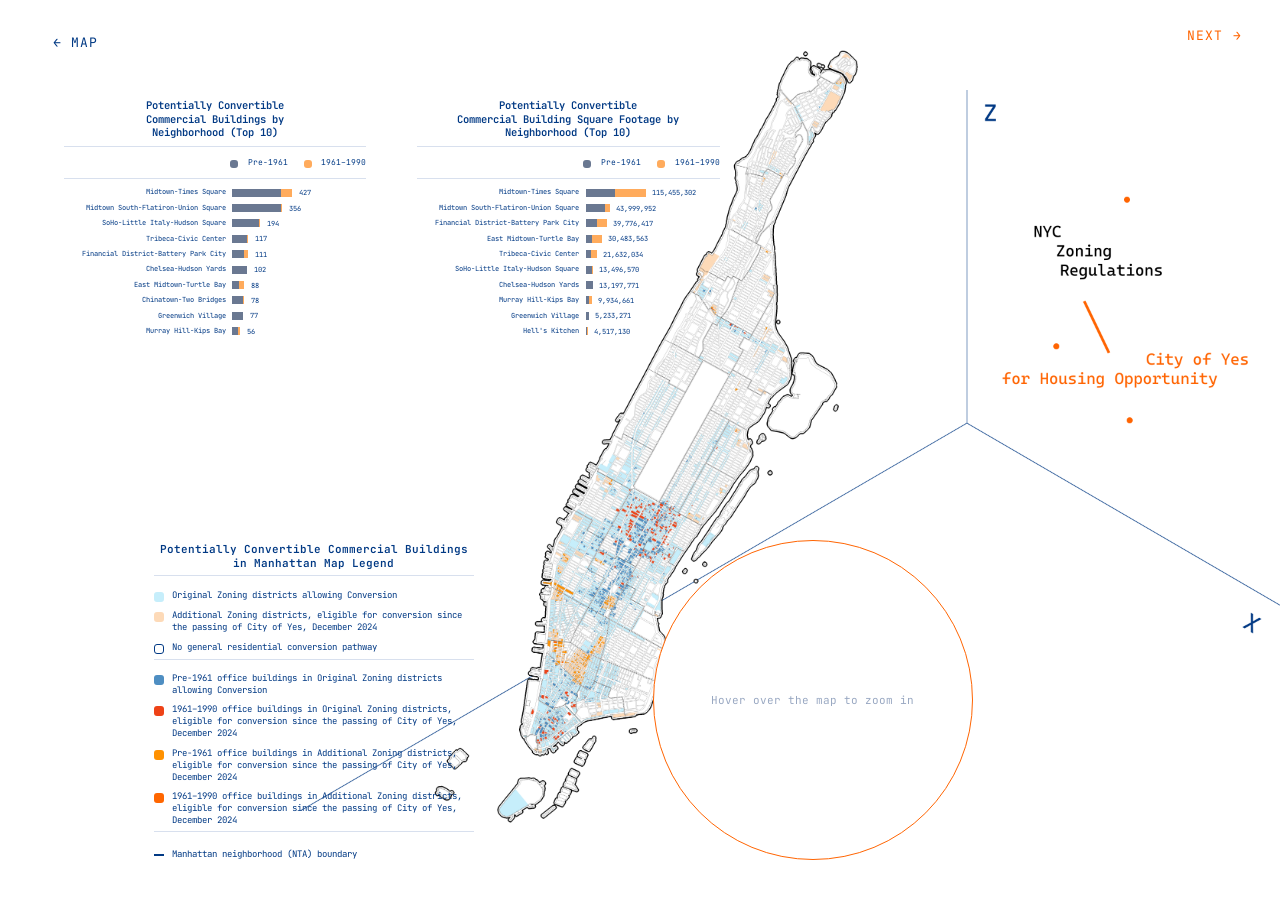
<file: zoning-overview.html>
<!doctype html>
<html lang="en">
<head>
<meta charset="UTF-8" />
<meta name="viewport" content="width=device-width, initial-scale=1" />
<title>NYC Zoning Regulations &amp; City of Yes Housing Opportunity</title>
<link href="https://fonts.googleapis.com/css2?family=JetBrains+Mono:wght@400;500;600&display=swap" rel="stylesheet">
<link rel="stylesheet" href="styles/main.css" />
</head>
<body>
  <div class="stage light">
    <a class="back-link action-mark-host" href="directions.html">
      <span class="action-mark-group"><span class="action-mark"></span></span>
      <span class="action-mark-text">&larr; Map</span>
    </a>
    <img class="bg" src="assets/page-zoning.png" alt="NYC Zoning Regulations & City of Yes Housing Opportunity and Proposing Building Massing Modifications" />
    <img id="center-map" class="center-map" src="assets/zoning-conversion-map.png" alt="Manhattan map of pre-1961 and 1961-1990 office buildings eligible for conversion under NYC zoning and City of Yes" />
    <div class="mini-charts">
      <h3 class="chart-block-title">Potentially Convertible<br>Commercial Buildings by<br>Neighborhood (Top 10)</h3>
      <h3 class="chart-block-title">Potentially Convertible<br>Commercial Building Square Footage by<br>Neighborhood (Top 10)</h3>
      <div class="legend-panel mini-chart-legend">
        <div class="legend-row">
          <i style="background:#6A7891"></i>
          <span>Pre-1961</span>
        </div>
        <div class="legend-row">
          <i style="background:#FFAB5C"></i>
          <span>1961&ndash;1990</span>
        </div>
      </div>
      <div class="legend-panel mini-chart-legend">
        <div class="legend-row">
          <i style="background:#6A7891"></i>
          <span>Pre-1961</span>
        </div>
        <div class="legend-row">
          <i style="background:#FFAB5C"></i>
          <span>1961&ndash;1990</span>
        </div>
      </div>
      <div class="mini-chart">
        <div class="mini-chart-row"><span class="mini-chart-label">Midtown-Times Square</span><span class="mini-chart-bar"><span class="mini-chart-seg-a" style="width:49px"></span><span class="mini-chart-seg-b" style="width:11px"></span></span><span class="mini-chart-value">427</span></div>
        <div class="mini-chart-row"><span class="mini-chart-label">Midtown South-Flatiron-Union Square</span><span class="mini-chart-bar"><span class="mini-chart-seg-a" style="width:49px"></span><span class="mini-chart-seg-b" style="width:1px"></span></span><span class="mini-chart-value">356</span></div>
        <div class="mini-chart-row"><span class="mini-chart-label">SoHo-Little Italy-Hudson Square</span><span class="mini-chart-bar"><span class="mini-chart-seg-a" style="width:27px"></span><span class="mini-chart-seg-b" style="width:1px"></span></span><span class="mini-chart-value">194</span></div>
        <div class="mini-chart-row"><span class="mini-chart-label">Tribeca-Civic Center</span><span class="mini-chart-bar"><span class="mini-chart-seg-a" style="width:15px"></span><span class="mini-chart-seg-b" style="width:1px"></span></span><span class="mini-chart-value">117</span></div>
        <div class="mini-chart-row"><span class="mini-chart-label">Financial District-Battery Park City</span><span class="mini-chart-bar"><span class="mini-chart-seg-a" style="width:12px"></span><span class="mini-chart-seg-b" style="width:4px"></span></span><span class="mini-chart-value">111</span></div>
        <div class="mini-chart-row"><span class="mini-chart-label">Chelsea-Hudson Yards</span><span class="mini-chart-bar"><span class="mini-chart-seg-a" style="width:15px"></span></span><span class="mini-chart-value">102</span></div>
        <div class="mini-chart-row"><span class="mini-chart-label">East Midtown-Turtle Bay</span><span class="mini-chart-bar"><span class="mini-chart-seg-a" style="width:7px"></span><span class="mini-chart-seg-b" style="width:5px"></span></span><span class="mini-chart-value">88</span></div>
        <div class="mini-chart-row"><span class="mini-chart-label">Chinatown-Two Bridges</span><span class="mini-chart-bar"><span class="mini-chart-seg-a" style="width:11px"></span><span class="mini-chart-seg-b" style="width:1px"></span></span><span class="mini-chart-value">78</span></div>
        <div class="mini-chart-row"><span class="mini-chart-label">Greenwich Village</span><span class="mini-chart-bar"><span class="mini-chart-seg-a" style="width:11px"></span></span><span class="mini-chart-value">77</span></div>
        <div class="mini-chart-row"><span class="mini-chart-label">Murray Hill-Kips Bay</span><span class="mini-chart-bar"><span class="mini-chart-seg-a" style="width:6px"></span><span class="mini-chart-seg-b" style="width:2px"></span></span><span class="mini-chart-value">56</span></div>
      </div>
      <div class="mini-chart">
        <div class="mini-chart-row"><span class="mini-chart-label">Midtown-Times Square</span><span class="mini-chart-bar"><span class="mini-chart-seg-a" style="width:29px"></span><span class="mini-chart-seg-b" style="width:31px"></span></span><span class="mini-chart-value">115,455,302</span></div>
        <div class="mini-chart-row"><span class="mini-chart-label">Midtown South-Flatiron-Union Square</span><span class="mini-chart-bar"><span class="mini-chart-seg-a" style="width:19px"></span><span class="mini-chart-seg-b" style="width:5px"></span></span><span class="mini-chart-value">43,999,952</span></div>
        <div class="mini-chart-row"><span class="mini-chart-label">Financial District-Battery Park City</span><span class="mini-chart-bar"><span class="mini-chart-seg-a" style="width:11px"></span><span class="mini-chart-seg-b" style="width:10px"></span></span><span class="mini-chart-value">39,776,417</span></div>
        <div class="mini-chart-row"><span class="mini-chart-label">East Midtown-Turtle Bay</span><span class="mini-chart-bar"><span class="mini-chart-seg-a" style="width:6px"></span><span class="mini-chart-seg-b" style="width:10px"></span></span><span class="mini-chart-value">30,483,563</span></div>
        <div class="mini-chart-row"><span class="mini-chart-label">Tribeca-Civic Center</span><span class="mini-chart-bar"><span class="mini-chart-seg-a" style="width:5px"></span><span class="mini-chart-seg-b" style="width:6px"></span></span><span class="mini-chart-value">21,632,034</span></div>
        <div class="mini-chart-row"><span class="mini-chart-label">SoHo-Little Italy-Hudson Square</span><span class="mini-chart-bar"><span class="mini-chart-seg-a" style="width:6px"></span><span class="mini-chart-seg-b" style="width:1px"></span></span><span class="mini-chart-value">13,496,570</span></div>
        <div class="mini-chart-row"><span class="mini-chart-label">Chelsea-Hudson Yards</span><span class="mini-chart-bar"><span class="mini-chart-seg-a" style="width:7px"></span></span><span class="mini-chart-value">13,197,771</span></div>
        <div class="mini-chart-row"><span class="mini-chart-label">Murray Hill-Kips Bay</span><span class="mini-chart-bar"><span class="mini-chart-seg-a" style="width:3px"></span><span class="mini-chart-seg-b" style="width:3px"></span></span><span class="mini-chart-value">9,934,661</span></div>
        <div class="mini-chart-row"><span class="mini-chart-label">Greenwich Village</span><span class="mini-chart-bar"><span class="mini-chart-seg-a" style="width:3px"></span></span><span class="mini-chart-value">5,233,271</span></div>
        <div class="mini-chart-row"><span class="mini-chart-label">Hell's Kitchen</span><span class="mini-chart-bar"><span class="mini-chart-seg-a" style="width:1px"></span><span class="mini-chart-seg-b" style="width:1px"></span></span><span class="mini-chart-value">4,517,130</span></div>
      </div>
    </div>
    <div id="lens-outline" class="lens-outline"></div>
    <div id="magnifier" class="magnifier">
      <span class="magnifier-hint">Hover over the map to zoom in</span>
    </div>
    <a class="next-link action-mark-host" href="zoning-and-massing-modifications.html">
      <span class="action-mark-group"><span class="action-mark"></span></span>
      <span class="action-mark-text">Next &rarr;</span>
    </a>
    <div class="legend-panel legend-fixed-bl">
      <h3 class="legend-fixed-bl-title">
        Potentially Convertible Commercial Buildings in Manhattan Map Legend</h3>
      <div class="legend-row">
        <i style="background:#C6EEFB"></i>
        <span>Original Zoning districts allowing Conversion</span>
      </div>
      <div class="legend-row">
        <i style="background:#FDDAB8"></i>
        <span>Additional Zoning districts, eligible for conversion since the passing of City of Yes, December 2024</span>
      </div>
      <div class="legend-row legend-row-break">
        <i class="swatch-outline"></i>
        <span>No general residential conversion pathway</span>
      </div>
      <div class="legend-row">
        <i style="background:#4E8EC2"></i>
        <span>Pre-1961 office buildings in Original Zoning districts allowing Conversion</span>
      </div>
      <div class="legend-row">
        <i style="background:#EE4217"></i>
        <span>1961&ndash;1990 office buildings in Original Zoning districts, eligible for conversion since the passing of City of Yes, December 2024</span>
      </div>
      <div class="legend-row">
        <i style="background:#FF9100"></i>
        <span>Pre-1961 office buildings in Additional Zoning districts, eligible for conversion since the passing of City of Yes, December 2024</span>
      </div>
      <div class="legend-row legend-row-break">
        <i style="background:#FF6600"></i>
        <span>1961&ndash;1990 office buildings in Additional Zoning districts, eligible for conversion since the passing of City of Yes, December 2024</span>
      </div>
      <div class="legend-row">
        <i class="swatch-dash"></i>
        <span>Manhattan neighborhood (NTA) boundary</span>
      </div>
    </div>
  </div>

  <script src="javascript/main.js"></script>
  <script>
    const mapImg = document.getElementById('center-map');
    const lens = document.getElementById('lens-outline');
    const glass = document.getElementById('magnifier');
    glass.style.backgroundImage = `url(${mapImg.src})`;

    const lensSize = lens.offsetWidth;
    const glassSize = glass.offsetWidth;
    const ratio = 5;

    let latestEvent = null;
    let rafScheduled = false;

    function applyMove() {
      rafScheduled = false;
      const e = latestEvent;
      const rect = mapImg.getBoundingClientRect();
      const x = e.clientX - rect.left;
      const y = e.clientY - rect.top;
      if (x < 0 || y < 0 || x > rect.width || y > rect.height) {
        lens.style.visibility = 'hidden';
        glass.classList.remove('active');
        return;
      }

      lens.style.visibility = 'visible';
      lens.style.left = (e.clientX - lensSize / 2) + 'px';
      lens.style.top = (e.clientY - lensSize / 2) + 'px';

      glass.classList.add('active');
      glass.style.backgroundSize = (rect.width * ratio) + 'px ' + (rect.height * ratio) + 'px';
      glass.style.backgroundPosition = `-${x * ratio - glassSize / 2}px -${y * ratio - glassSize / 2}px`;
    }

    function moveLens(e) {
      latestEvent = e;
      if (rafScheduled) return;
      rafScheduled = true;
      requestAnimationFrame(applyMove);
    }

    mapImg.addEventListener('mouseenter', moveLens);
    mapImg.addEventListener('mousemove', moveLens);
    mapImg.addEventListener('mouseleave', () => {
      lens.style.visibility = 'hidden';
      glass.classList.remove('active');
    });
  </script>
</body>
</html>
</file>
<file: styles/main.css>
* { box-sizing: border-box; }
html, body {
  margin: 0;
  padding: 0;
  width: 100%;
  height: 100%;
  overflow: hidden;
  font-family: 'JetBrains Mono', monospace;
}

.stage {
  position: relative;
  width: 100vw;
  height: 100vh;
  background: #013984;
}

.stage.light {
  background: #ffffff;
}

.stage img.bg {
  position: absolute;
  top: 0;
  left: 0;
  width: 100%;
  height: 100%;
  object-fit: contain;
  user-select: none;
  -webkit-user-drag: none;
}

/* cover page: whole screen is a link */
a.cover-link {
  position: absolute;
  inset: 0;
  display: block;
  cursor: pointer;
}

.next-link {
  position: absolute;
  top: 3%;
  right: 3%;
  z-index: 5;
  display: inline-flex;
  align-items: center;
  gap: 0.5em;
  color: #ff6401;
  text-decoration: none;
  font-size: 13px;
  letter-spacing: 0.08em;
  text-transform: uppercase;
  border-radius: 2px;
}

/* same isolate + multiply-blend highlighter technique as .mark-group, applied
   as a single rect behind the whole element — for actionable links/buttons
   (things that cause navigation), so hover feedback stays consistent with
   the text-highlighting used elsewhere on the site. Relies on the host
   already being a positioned element (.back-link/.next-link both are) so it
   doesn't need to set `position` itself and risk overriding theirs. */
.action-mark-group {
  position: absolute;
  inset: 0;
  isolation: isolate;
  mix-blend-mode: multiply;
  opacity: 0;
  transition: opacity 0.15s ease;
  pointer-events: none;
  border-radius: inherit;
}

.action-mark-host:hover .action-mark-group,
.action-mark-host:focus-visible .action-mark-group {
  opacity: 0.65;
}

.action-mark {
  position: absolute;
  inset: 0;
  border-radius: inherit;
  background: rgb(90, 190, 250);
}

.action-mark-text {
  position: relative;
}

/* Wraps all the line-hotspots belonging to one title so they highlight as a
   single unit. Children paint fully opaque so overlapping line-boxes don't
   double up; the group's own opacity (composited once, as a whole) is what
   fades the highlight in/out, avoiding a darker seam where lines overlap. */
.mark-group {
  isolation: isolate;
  mix-blend-mode: multiply;
  opacity: 0;
  transition: opacity 0.15s ease;
}

.mark-group.group-hover {
  opacity: 0.65;
}

/* highlighter-style links over individual text lines on the directions page */
.mark {
  position: absolute;
  border-radius: 2px;
  background: rgb(90, 190, 250);
  cursor: pointer;
}

/* live Mapbox window framed on top of the background diagram */
.map-window {
  position: absolute;
  border: 3px solid #013984;
  border-radius: 3px;
  overflow: hidden;
  background: #ffffff;
  z-index: 2;
}

/* building info card, layered above the map window it overlaps */
.info-window {
  z-index: 3;
  padding: 0.9em 1.1em;
  overflow-y: auto;
  font-size: 13px;
  line-height: 1.5;
  color: #013984;
}

.info-window .info-placeholder {
  margin: 0;
  color: #99a8c2;
}

.info-window .info-address {
  margin: 0 0 0.5em;
  font-size: 15px;
  font-weight: 600;
  color: #013984;
}

.info-window .info-fields {
  margin: 0;
}

.info-window .info-fields dt {
  margin-top: 0.5em;
  color: #6a7891;
  font-size: 11px;
  text-transform: uppercase;
  letter-spacing: 0.03em;
}

.info-window .info-fields dt:first-child {
  margin-top: 0;
}

.info-window .info-fields dd {
  margin: 0;
  color: #013984;
  font-weight: 500;
}

.info-window .info-note {
  margin: 0.7em 0 0;
  padding-top: 0.6em;
  border-top: 1px solid #d8e0ee;
  color: #ff6401;
  font-size: 12px;
}

/* data-viz panel on the historic preservation page */
.chart-window {
  overflow-y: auto;
  padding: 1.6em 1.4em 2em 0;
  background: transparent;
  direction: rtl;
  scrollbar-color: #013984 transparent;
}

.chart-window::-webkit-scrollbar {
  width: 10px;
}

.chart-window::-webkit-scrollbar-track {
  background: transparent;
}

.chart-window::-webkit-scrollbar-thumb {
  background: #013984;
  border-radius: 5px;
}

.chart-window-inner {
  padding-left: 1.4em;
  direction: ltr;
}

.chart-title {
  margin: 0 0 1.4em;
  font-size: 17px;
  font-weight: 600;
  color: #013984;
  text-align: center;
}

.chart-title span.chart-eyebrow {
  display: block;
  margin: 0 0 0.3em;
  font-size: 11px;
  font-weight: 400;
  color: #013984;
  text-transform: none;
  letter-spacing: normal;
}

.chart-title span {
  display: block;
  margin-top: 0.35em;
  font-size: 12px;
  font-weight: 400;
  color: #6a7891;
  text-transform: uppercase;
  letter-spacing: 0.04em;
}

.chart-subtitle {
  margin: 0 0 1.4em;
  font-size: 11px;
  font-weight: 400;
  color: #6a7891;
  text-align: center;
}

.pie-grid {
  display: grid;
  grid-template-columns: repeat(auto-fill, minmax(130px, 1fr));
  gap: 1.6em 0.5em;
}

.pie-cell {
  display: flex;
  flex-direction: column;
  align-items: center;
  gap: 0;
  cursor: pointer;
  border-radius: 6px;
  transition: transform 0.15s ease;
}

.pie-cell:hover {
  transform: scale(1.08);
}

.pie-landmarks {
  font-size: 9.5px;
  line-height: 1.3;
  text-align: center;
  color: #000000;
}

.pie-chart-wrap {
  position: relative;
  width: 100%;
  max-width: 160px;
}

/* same highlighter technique as .mark-group/.mark on the directions page:
   the marks live in their own isolated, multiply-blended layer behind the
   text, instead of image content, so text stays fully legible on top */
.pie-mark-host {
  position: relative;
}

.pie-mark-group {
  position: absolute;
  inset: 0;
  isolation: isolate;
  mix-blend-mode: multiply;
  opacity: 0;
  transition: opacity 0.15s ease;
  pointer-events: none;
}

.pie-mark-group.group-hover {
  opacity: 0.65;
}

.pie-mark {
  position: absolute;
  border-radius: 2px;
  background: rgb(90, 190, 250);
}

.pie-mark-text {
  position: relative;
}

.pie-chart {
  width: 100%;
  max-width: 160px;
  overflow: visible;
  filter: drop-shadow(0 1px 2px rgba(1, 57, 132, 0.15));
}

.pie-seg {
  transition: stroke-width 0.15s ease, filter 0.15s ease, transform 0.15s ease;
  transform-box: view-box;
  transform-origin: 50px 50px;
  cursor: pointer;
}

.pie-cell:hover .pie-seg {
  stroke-width: 16;
}

.pie-wedge {
  opacity: 0.82;
}

.pie-seg.exploded {
  transform: scale(1.08);
}

.pie-total {
  font-family: 'JetBrains Mono', monospace;
  font-size: 19px;
  font-weight: 600;
  fill: #013984;
}

.pie-label {
  font-size: 10.5px;
  line-height: 1.3;
  text-align: center;
  color: #013984;
}

/* side panel: selected-building detail above, legend below */
.detail-window {
  position: absolute;
  z-index: 2;
  display: flex;
  flex-direction: column;
  padding: 1.6em 1.4em;
  background: transparent;
  border: none;
}

.detail-view {
  flex: 1;
  min-height: 0;
  display: flex;
  flex-direction: column;
  align-items: center;
  overflow-y: auto;
  scrollbar-width: none;
  transform: translateY(10vh);
}

.detail-view::-webkit-scrollbar {
  display: none;
}

.detail-placeholder {
  margin: auto;
  color: #99a8c2;
  font-size: 12px;
  text-align: center;
}

.detail-donut {
  width: 100%;
  display: flex;
  justify-content: center;
}

.detail-donut .pie-chart {
  filter: drop-shadow(0 2px 4px rgba(1, 57, 132, 0.18));
}

.detail-name {
  margin: 0.5em 0 0.1em;
  font-size: 17px;
  font-weight: 600;
  color: #013984;
  text-align: center;
}

.detail-total {
  margin: 0 0 0.6em;
  font-size: 11px;
  color: #6a7891;
  text-align: center;
}

.segment-info {
  margin: 0;
  padding-top: 0.6em;
  border-top: 1px solid #d8e0ee;
  min-height: 1.4em;
  font-size: 12px;
  color: #013984;
  text-align: center;
}

.chart-legend {
  display: flex;
  flex-direction: column;
  align-items: center;
  gap: 0.55em;
  font-size: 11px;
  color: #013984;
}

.legend-row {
  display: flex;
  align-items: center;
  gap: 0.6em;
}

.legend-row-break {
  margin-bottom: 0.55em;
  padding-bottom: 1.1em;
  border-bottom: 1px solid #d8e0ee;
}

.legend-total-block {
  display: flex;
  flex-direction: column;
  gap: 0.4em;
  margin-top: 0.2em;
  margin-bottom: 1.2em;
  padding-top: 1.2em;
  padding-bottom: 1.2em;
  border-top: 1px solid #d8e0ee;
  border-bottom: 1px solid #d8e0ee;
}

.legend-total-line {
  font-size: 11px;
  font-weight: 600;
  color: #013984;
  text-align: center;
}

.legend-row i {
  width: 12px;
  height: 12px;
  border-radius: 3px;
  flex: none;
}

/* image gallery below the fold on the zoning page */
.image-gallery {
  max-width: 1100px;
  margin: 0 auto;
  padding: 4em 2em 6em;
}

.image-gallery figure {
  margin: 0 0 4em;
}

.image-gallery img {
  display: block;
  width: 100%;
  height: auto;
  border: 1px solid #d8e0ee;
  border-radius: 4px;
}

.image-gallery figcaption {
  margin-top: 0.8em;
  font-size: 12px;
  font-weight: 600;
  letter-spacing: 0.06em;
  text-transform: uppercase;
  color: #013984;
  text-align: center;
}

/* Manhattan conversion map centered on the zoning overview page */
.center-map {
  position: absolute;
  top: 50%;
  left: 50%;
  transform: translate(-50%, -50%);
  max-height: 92vh;
  max-width: 40%;
  width: auto;
  height: auto;
  z-index: 1;
  user-select: none;
  -webkit-user-drag: none;
}

.center-map {
  cursor: none;
}

/* pair of native bar charts (top-10 neighborhoods) pinned to the top-left
   corner: titles side by side on row 1, a single shared legend spanning
   both columns on row 2 (both use the same pre-1961 / 1961-1990 color
   key), then the two bar lists on row 3 */
.mini-charts {
  position: absolute;
  top: 11%;
  left: 5%;
  display: grid;
  grid-template-columns: auto auto;
  column-gap: 3.2em;
  row-gap: 0.6em;
  align-items: start;
  z-index: 1;
}

.chart-block-title {
  margin: 0;
  padding-bottom: 0.6em;
  border-bottom: 1px solid #d8e0ee;
  font-size: 10.5px;
  font-weight: 600;
  line-height: 1.3;
  color: #013984;
  text-align: center;
}

.mini-chart {
  display: flex;
  flex-direction: column;
  gap: 0.4em;
}

.mini-chart-row {
  display: flex;
  align-items: center;
  gap: 0.4em;
}

.mini-chart-label {
  width: 162px;
  flex: none;
  text-align: right;
  font-size: 7px;
  line-height: 1.2;
  color: #013984;
  white-space: nowrap;
}

.mini-chart-bar {
  display: flex;
  flex: none;
  height: 8px;
  box-shadow: inset 0 0 0 1px #000000;
}

.mini-chart-seg-a {
  display: block;
  height: 100%;
  background: #6a7891;
}

.mini-chart-seg-b {
  display: block;
  height: 100%;
  background: #ffab5c;
}

.mini-chart-value {
  flex: none;
  font-size: 7px;
  color: #013984;
  white-space: nowrap;
}

.legend-panel.mini-chart-legend {
  position: static;
  flex-direction: row;
  justify-content: flex-start;
  padding-left: 166px;
  gap: 1em;
  padding-bottom: 0.6em;
  border-bottom: 1px solid #d8e0ee;
}

.legend-panel.mini-chart-legend .legend-row i {
  width: 8px;
  height: 8px;
}

.legend-panel.mini-chart-legend .legend-row span {
  font-size: 8px;
}

/* small orange-ringed selector that follows the cursor over .center-map,
   marking which area is being sampled into the fixed magnifier below */
.lens-outline {
  position: fixed;
  visibility: hidden;
  width: 98px;
  height: 98px;
  border-radius: 50%;
  border: 1px solid #ff6401;
  box-shadow: 0 2px 8px rgba(0, 0, 0, 0.2);
  pointer-events: none;
  z-index: 4;
}

/* fixed-position loupe in the bottom-right corner showing a zoomed-in
   crop of whatever currently falls inside .lens-outline; stays on screen
   at all times, showing a hint until the map is hovered */
.magnifier {
  position: fixed;
  left: auto;
  top: auto;
  right: 24%;
  bottom: 8%;
  transform: translateY(10%);
  display: flex;
  align-items: center;
  justify-content: center;
  width: 320px;
  height: 320px;
  border-radius: 50%;
  border: 1px solid #ff6401;
  background-repeat: no-repeat;
  background-color: #ffffff;
  pointer-events: none;
  z-index: 4;
}

.magnifier-hint {
  padding: 0 1.6em;
  font-size: 11px;
  line-height: 1.5;
  color: #99a8c2;
  text-align: center;
}

.magnifier.active .magnifier-hint {
  display: none;
}

/* color-key legend on the zoning page, laid directly over the background
   diagram with no frame so the page stays visible behind it */
.legend-panel {
  position: absolute;
  z-index: 2;
  display: flex;
  flex-direction: column;
  justify-content: center;
  gap: 0.6em;
  background: transparent;
}

.legend-panel .legend-row {
  display: flex;
  align-items: flex-start;
  gap: 0.6em;
}

.legend-panel .legend-row i {
  margin-top: 0.2em;
  width: 12px;
  height: 12px;
  border-radius: 3px;
  flex: none;
}

.legend-panel .legend-row span {
  font-size: 10.5px;
  line-height: 1.4;
  color: #013984;
}

/* swatch for legend entries with no fill (outline only) */
.legend-panel .legend-row i.swatch-outline {
  background: #ffffff;
  border: 1px solid #013984;
}

/* swatch for legend entries representing a dashed line rather than an area */
.legend-panel .legend-row i.swatch-dash {
  width: 12px;
  height: 0;
  margin-top: 0.6em;
  border-radius: 0;
  border-top: 2px dashed #013984;
}

/* legend fixed to the bottom-left corner of the zoning overview page */
.legend-panel.legend-fixed-bl {
  position: fixed;
  left: 12%;
  bottom: 4%;
  max-width: 320px;
  gap: 0.45em;
  z-index: 2;
}

.legend-fixed-bl-title {
  margin: 0 0 0.5em;
  padding-bottom: 0.5em;
  border-bottom: 1px solid #d8e0ee;
  font-size: 11px;
  font-weight: 600;
  color: #013984;
  text-align: center;
}

.legend-panel.legend-fixed-bl .legend-row {
  gap: 0.5em;
}

.legend-panel.legend-fixed-bl .legend-row i {
  width: 10px;
  height: 10px;
}

.legend-panel.legend-fixed-bl .legend-row span {
  font-size: 9px;
  line-height: 1.35;
}

.legend-panel.legend-fixed-bl .legend-row:has(.swatch-dash) {
  align-items: center;
}

.legend-panel.legend-fixed-bl .swatch-dash {
  margin-top: 0;
}

.legend-panel.legend-fixed-bl .legend-row-break {
  margin-bottom: 0.3em;
  padding-bottom: 0.3em;
}

/* back button used on the three content pages */
.back-link {
  position: absolute;
  top: 3%;
  left: 3%;
  display: inline-flex;
  align-items: center;
  gap: 0.5em;
  padding: 0.55em 1.1em;
  background: #ffffff;
  color: #013984;
  text-decoration: none;
  font-size: 13px;
  letter-spacing: 0.08em;
  text-transform: uppercase;
  border-radius: 3px;
  z-index: 5;
}

/* small citation block, footnote-style, laid directly over the background
   with no frame so it stays out of the way of the map/legend/info panels */
.sources {
  position: fixed;
  right: 14%;
  bottom: 27.5%;
  max-width: 340px;
  z-index: 4;
}

.sources-title {
  margin: 0 0 0.3em;
  font-size: 8.5px;
  font-weight: 600;
  letter-spacing: 0.04em;
  text-transform: uppercase;
  color: #013984;
}

.sources ul {
  margin: 0;
  padding: 0;
  list-style: none;
}

.sources li {
  white-space: nowrap;
  font-size: 8px;
  line-height: 1.4;
  color: #6a7891;
}

.sources li + li {
  margin-top: 0.25em;
}
</file>
<file: styles/analyzing-existing-building-massing.css>
/* ==========================================
   ANALYZING EXISTING BUILDING MASSING
   ========================================== */

html,
body {
    overflow: hidden;
    background: #ffffff;
}


/* ==========================================
   ORIGINAL BACKGROUND PAGE
   ========================================== */

.massing-stage {
    position: relative;
    z-index: 1;
}

.massing-stage > .bg {
    z-index: 0;
}


/* ==========================================
   IMAGE GALLERY
   ========================================== */

.massing-analysis-gallery {
    position: absolute;
    inset: 0;

    z-index: 2;

    width: 100vw;
    height: 100vh;

    padding: 0;

    overflow: hidden;
    background: transparent;

    pointer-events: none;
}

.massing-analysis-collage {
    position: relative;

    width: 100%;
    height: 100%;

    margin: 0;
}


/* ==========================================
   IMAGE CARDS
   ========================================== */

.massing-analysis-card {
    position: absolute;

    margin: 0;

    color: #013984;

    pointer-events: auto;
}

.massing-image-frame {
    position: relative;

    display: block;

    width: 100%;

    border: none;
    background: transparent;

    overflow: visible;

    line-height: 0;
}

.massing-image-frame img {
    display: block;

    width: 100%;
    height: auto;

    max-width: 100%;
}


/* ==========================================
   IMAGE 01
   GRASSHOPPER WORKFLOW
   ========================================== */

.workflow-card {
    top: 37vh;
    left: 50%;

    width: min(86vw, 1300px);

    transform: translateX(-50%);

    z-index: 2;
}

.workflow-card .massing-image-frame {
    border: none;
    background: transparent;
    overflow: visible;
}

.workflow-card .massing-image-frame--dark {
    background: transparent;
}

.workflow-card .massing-image-frame img {
    width: 100%;
    height: auto;

    background: transparent;

    mix-blend-mode: screen;
}


/* ==========================================
   IMAGE 02
   SMALL ANALYSIS — BOTTOM LEFT
   ========================================== */
/* ==========================================
   ANALYSIS IMAGE
   ========================================== */

.result-card--modification {
    position: absolute;

    left: 3vw;
    bottom: 10vh;

    top: auto;
    right: auto;

    width: 240px;

    z-index: 5;
}

.result-card--modification .massing-image-frame {
    border: none;
    background: transparent;
    overflow: visible;

    width: 240px;
}

.result-card--modification img {
    display: block;

    width: 100%;
    height: auto;

    max-width: 100%;
}


/* ==========================================
   CAPTION
   ========================================== */

.result-card--modification figcaption {
    position: relative;

    width: 240px;

    margin-top: 8px;

    color: #013984;

    font-family: "JetBrains Mono", monospace;

    font-size: 8px;
    line-height: 1.3;

    background: transparent;
}


/* Move annotation upward */

.result-card--modification .figure-number {
    color: #ff6401;
    font-weight: 600;
}
</file>
<file: styles/historic-preservation-detail.css>
/* ==========================================
   HISTORIC PRESERVATION DETAIL PAGE
   ========================================== */

.historic-detail-stage {
    position: relative;
    overflow: hidden;
}

.historic-detail-stage > .bg {
    position: absolute;
    z-index: 0;
    pointer-events: none;
}

/* ==========================================
   COLLAGE CONTAINER
   ========================================== */

.preservation-gallery {
    position: absolute;
    inset: 0;
    z-index: 2;
    overflow: hidden;
    pointer-events: none;
}

.preservation-collage {
    position: absolute;
    top: 11vh;
    left: 14vw;
    width: 74vw;
    height: 82vh;
}

/* ==========================================
   IMAGE CARDS
   ========================================== */

.preservation-card {
    position: absolute;
    margin: 0;
    transform: none;
    pointer-events: auto;
}

.preservation-image-frame {
    position: relative;
    display: inline-block;
    border: 5px solid #013984;
    background: #ffffff;
    overflow: hidden;
    line-height: 0;
}

.preservation-image-frame img {
    display: block;
    width: 100%;
    height: auto;
}

/* ==========================================
   COLLAGE POSITIONS
   ========================================== */

.card-01 {
    top: 0;
    left: 0;
    width: 290px;
    z-index: 4;
}

.card-02 {
    top: 35vh;
    left: 2vw;
    width: 550px;
    z-index: 3;
}

.card-03 {
    top: 1.5vh;
    left: 35vw;
    width: 320px;
    z-index: 5;
}

.card-04 {
    top: 15.5vh;
    left: 29vw;
    width: 350px;
    z-index: 6;
}

.card-05 {
    top: 40vh;
    left: 35vW;
    width: 390px;
    z-index: 7;
}

/* ==========================================
   IMAGE 02 LEGEND
   ========================================== */

.image-and-legend {
    display: flex;
    align-items: flex-end;
    gap: 12px;
}

.card-02 .preservation-image-frame {
    width: 500px;
}

.classification-legend {
    display: inline-block;
    width: 92px;
    flex-shrink: 0;
    border: 5px solid #013984;
    background: #ffffff;
    line-height: 0;
}

.classification-legend img {
    display: block;
    width: 100%;
    height: auto;
}

/* ==========================================
   IMAGE CAPTIONS
   ========================================== */

.preservation-card figcaption {
    display: flex;
    align-items: flex-start;
    gap: 7px;
    max-width: 100%;
    margin-top: 5px;
    color: #013984;
    font-family: "JetBrains Mono", monospace;
    font-size: 9px;
    font-weight: 500;
    line-height: 1.3;
    text-transform: uppercase;
}

.figure-number {
    flex-shrink: 0;
    color: #ff6401;
    font-weight: 600;
}

.figure-title {
    display: block;
}

/* ==========================================
   SOURCE NUMBER ON EACH IMAGE
   ========================================== */

.image-source {
    position: absolute;
    right: 4px;
    bottom: 4px;
    z-index: 3;
    padding: 3px 5px;
    background: rgba(255, 255, 255, 0.94);
    color: #013984;
    font-family: "JetBrains Mono", monospace;
    font-size: 7px;
    font-weight: 500;
    line-height: 1;
    text-decoration: none;
}

.image-source:hover,
.image-source:focus-visible {
    color: #ff6401;
    outline: none;
}

/* ==========================================
   SOURCE INDEX
   ========================================== */

.source-index {
    position: absolute;
    right: 2vw;
    bottom: 2vh;
    z-index: 20;
    display: flex;
    flex-direction: column;
    align-items: flex-end;
    gap: 2px;
    width: auto;
    max-width: none;
    color: #013984;
    font-family: "JetBrains Mono", monospace;
    font-size: 7px;
    line-height: 1.25;
    text-align: right;
}

.source-index-title {
    margin-bottom: 2px;
    color: #ff6401;
    font-weight: 600;
    letter-spacing: 0.08em;
}

.source-index a {
    display: block;
    color: #013984;
    font-size: 7px;
    white-space: nowrap;
    text-decoration: none;
}

.source-index a:hover,
.source-index a:focus-visible {
    color: #ff6401;
    outline: none;
}

/* ==========================================
   SHORTER DESKTOP SCREENS
   ========================================== */

@media (max-height: 780px) and (min-width: 1001px) {
    .preservation-collage {
        top: 10vh;
        left: 14vw;
        transform: scale(0.88);
        transform-origin: top left;
    }
}

/* ==========================================
   MEDIUM SCREENS
   ========================================== */

@media (max-width: 1200px) {
    .preservation-collage {
        top: 11vh;
        left: 13vw;
        transform: scale(0.82);
        transform-origin: top left;
    }

    .source-index {
        right: 1.5vw;
        font-size: 6px;
    }

    .source-index a {
        font-size: 6px;
    }
}

/* ==========================================
   SMALL SCREENS
   ========================================== */

@media (max-width: 800px) {
    .historic-detail-stage > .bg {
        opacity: 0.25;
    }

    .preservation-collage {
        top: 11vh;
        left: 14vw;
        transform: scale(0.58);
        transform-origin: top left;
    }

    .source-index {
        right: 10px;
        bottom: 10px;
        font-size: 5px;
    }

    .source-index a {
        font-size: 5px;
    }
}
</file>
